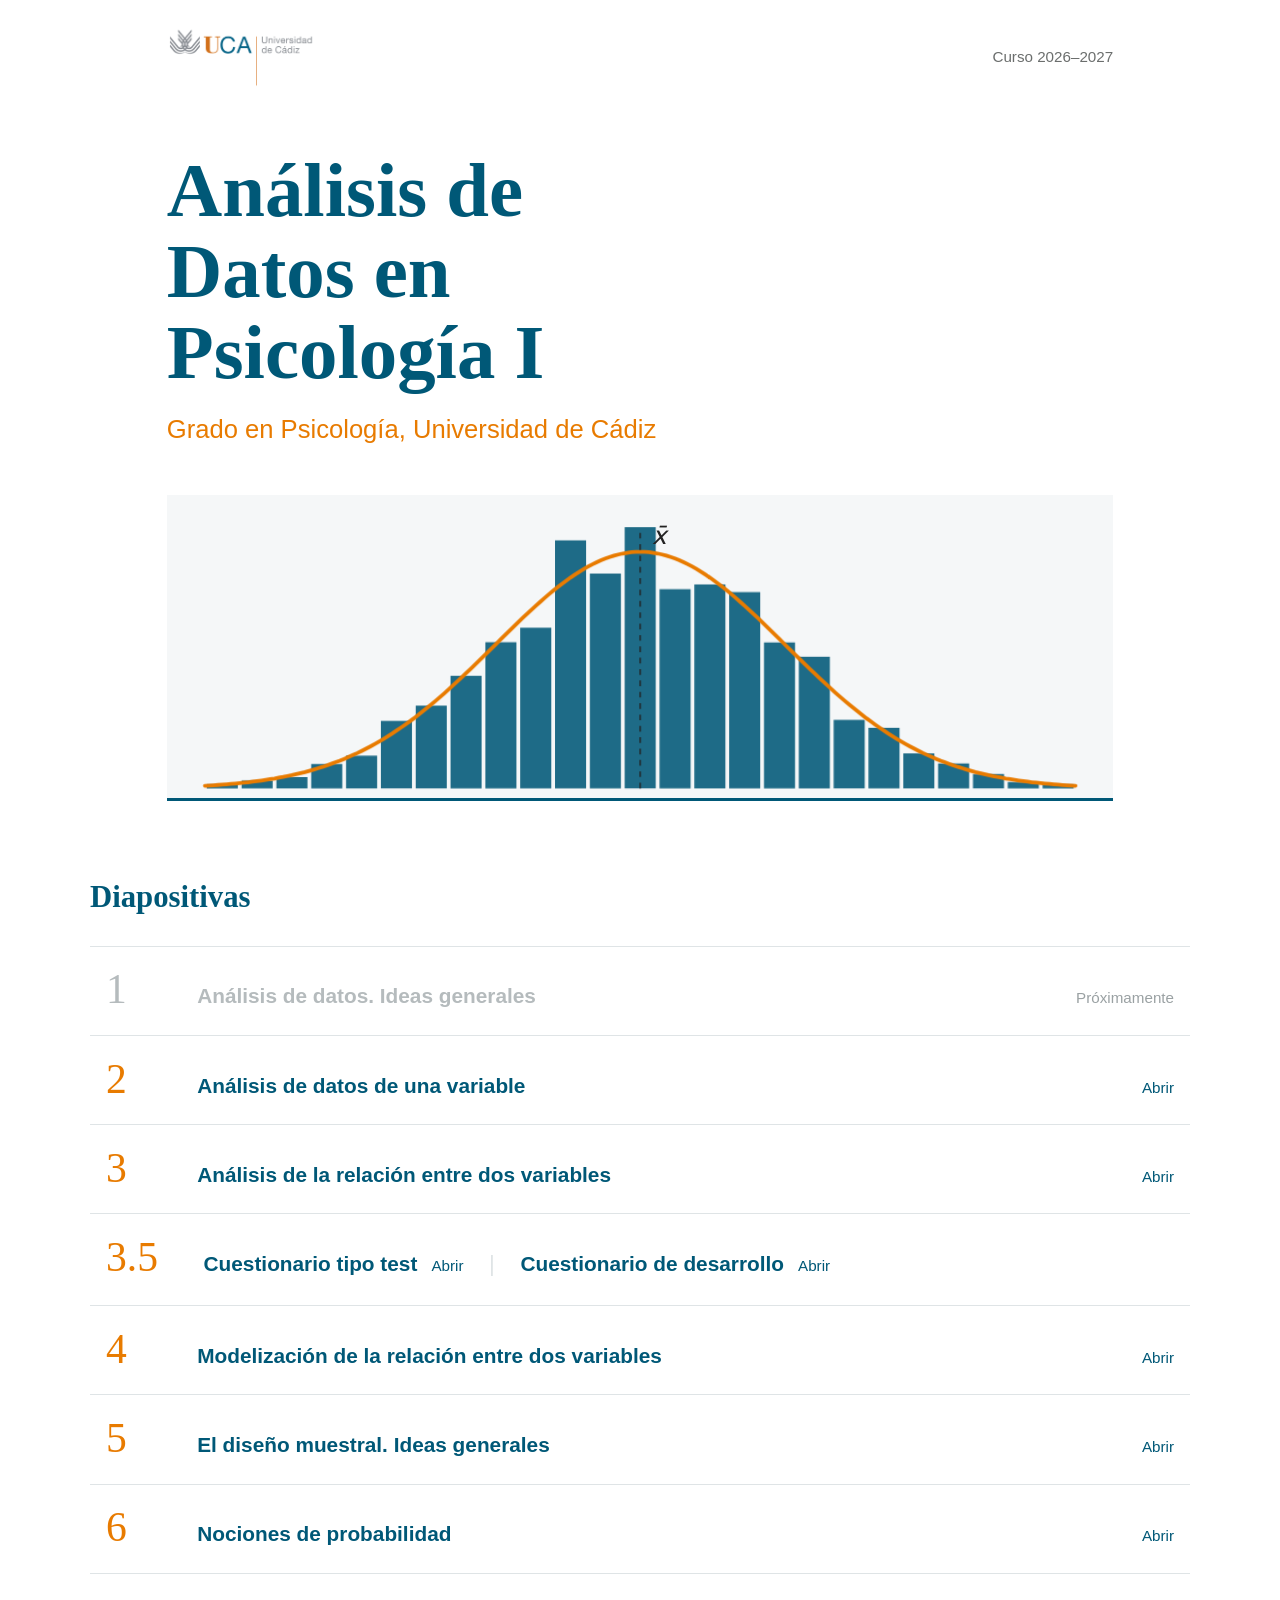
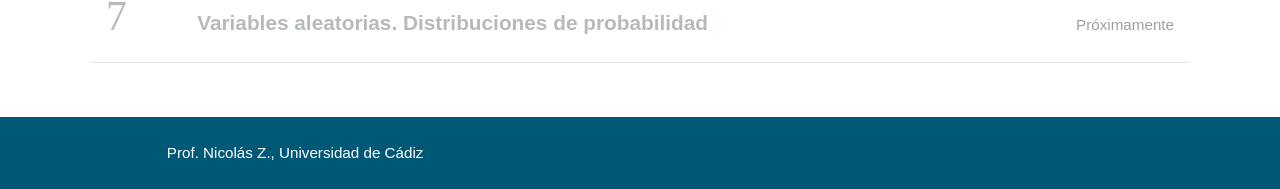
<file: docs/index.html>
<!DOCTYPE html>
<html lang="es">
<head>
<meta charset="UTF-8">
<meta name="viewport" content="width=device-width, initial-scale=1">
<title>Análisis de Datos en Psicología I</title>
<style>
    /* Mismos colores que estilo.css */
    :root {
        --uca-blue: #005877;
        --uca-orange: #E87B00;
        --uca-gray: #6B6E6D;
        --light-gray: #f5f7f8;
        --ink: #222;
        --line: #dfe4e6;
    }

    * { box-sizing: border-box; }

    body {
        margin: 0;
        font-family: Arial, sans-serif;
        color: var(--ink);
        background: white;
        line-height: 1.6;
    }

    .wrap {
        max-width: 1100px;
        margin: 0 auto;
        padding: 0 6vw;
    }

    /* ---------- Cabecera ---------- */

    header .wrap {
        display: flex;
        justify-content: space-between;
        align-items: center;
        padding-top: 28px;
        padding-bottom: 28px;
    }

    #logo {
        width: 150px;
        height: auto;
    }

    .curso {
        color: var(--uca-gray);
        font-size: 0.95rem;
    }

    /* ---------- Portada ---------- */

    .hero {
        padding-top: 4vh;
    }

    h1 {
        font-family: Georgia, serif;
        color: var(--uca-blue);
        font-size: clamp(2.6rem, 6vw, 5rem);
        line-height: 1.05;
        margin: 0;
        max-width: 14ch;
    }

    .hero h2 {
        color: var(--uca-orange);
        font-weight: normal;
        font-size: clamp(1.2rem, 2vw, 1.6rem);
        margin: 1rem 0 0 0;
    }

    /* Histograma con curva normal */
    .grafico {
        margin-top: 5vh;
        background: var(--light-gray);
        border-bottom: 3px solid var(--uca-blue);
    }

    .grafico svg {
        display: block;
        width: 100%;
        height: auto;
    }

    .barra {
        fill: var(--uca-blue);
        opacity: 0.88;
        transform-box: fill-box;
        transform-origin: bottom;
        animation: crecer 0.7s cubic-bezier(.2,.7,.3,1) both;
    }

    .curva {
        fill: none;
        stroke: var(--uca-orange);
        stroke-width: 4;
        stroke-linecap: round;
        stroke-dasharray: 2000;
        stroke-dashoffset: 2000;
        animation: trazar 1.4s ease-out 1s forwards;
    }

    .media {
        stroke: var(--ink);
        stroke-width: 1.5;
        stroke-dasharray: 6 6;
        opacity: 0;
        animation: aparecer 0.5s ease 2.2s forwards;
    }

    .etiqueta {
        font-family: Georgia, serif;
        font-style: italic;
        font-size: 26px;
        fill: var(--ink);
        opacity: 0;
        animation: aparecer 0.5s ease 2.2s forwards;
    }

    @keyframes crecer  { from { transform: scaleY(0); } to { transform: scaleY(1); } }
    @keyframes trazar  { to { stroke-dashoffset: 0; } }
    @keyframes aparecer { to { opacity: 1; } }

    @media (prefers-reduced-motion: reduce) {
        .barra, .curva, .media, .etiqueta { animation: none; }
        .curva { stroke-dashoffset: 0; }
        .media, .etiqueta { opacity: 1; }
    }

    /* ---------- Lista de temas ---------- */

    .temas-seccion {
        padding: 8vh 0 6vh;
    }

    .temas-seccion > h3 {
        font-family: Georgia, serif;
        color: var(--uca-blue);
        font-size: clamp(1.6rem, 2.4vw, 2.2rem);
        margin: 0 0 1.5rem 0;
    }

    ol.temas {
        list-style: none;
        margin: 0;
        padding: 0;
        counter-reset: tema;
        border-top: 1px solid var(--line);
    }

    ol.temas li {
        counter-increment: tema;
        border-bottom: 1px solid var(--line);
    }

    .fila {
        display: grid;
        grid-template-columns: 4.5rem 1fr auto;
        align-items: baseline;
        gap: 1.2rem;
        padding: 1.4rem 1rem;
        color: inherit;
        text-decoration: none;
        transition: background-color 0.2s;
    }

    .fila::before {
        content: counter(tema);
        font-family: Georgia, serif;
        font-size: 2.6rem;
        line-height: 1;
        color: var(--uca-orange);
    }

    .fila strong {
        display: block;
        font-size: 1.3rem;
        color: var(--uca-blue);
    }

    .fila em {
        font-style: normal;
        font-size: 0.95rem;
        white-space: nowrap;
        color: var(--uca-blue);
    }

    a.fila:hover {
        background: var(--light-gray);
    }

    a.fila:hover em {
        text-decoration: underline;
    }

    a.fila:focus-visible {
        outline: 3px solid var(--uca-orange);
        outline-offset: -3px;
    }

    /* Filas intermedias (p. ej. 3.5) con varias opciones */
    ol.temas li.extra {
        counter-increment: none;
    }

    li.extra .fila::before {
        content: attr(data-num);
    }

    .opciones {
        grid-column: 2 / -1;
        display: flex;
        flex-wrap: wrap;
        align-items: baseline;
        gap: 0.6rem 1.2rem;
    }

    .opciones a {
        color: inherit;
        text-decoration: none;
        padding: 0.2rem 0.4rem;
        border-radius: 4px;
        transition: background-color 0.2s;
    }

    .opciones a strong {
        display: inline;
        margin-right: 0.6rem;
    }

    .opciones a:hover {
        background: var(--light-gray);
    }

    .opciones a:hover em {
        text-decoration: underline;
    }

    .opciones a:focus-visible {
        outline: 3px solid var(--uca-orange);
    }

    .opciones .sep {
        color: var(--line);
        font-size: 1.4rem;
    }

    /* Temas todavía no publicados */
    li.pendiente .fila::before,
    li.pendiente .fila strong {
        color: #b5bbbd;
    }

    li.pendiente .fila em {
        color: #9aa1a3;
    }

    /* ---------- Pie ---------- */

    footer {
        background: var(--uca-blue);
        color: white;
        font-size: 0.95rem;
    }

    footer .wrap {
        padding-top: 24px;
        padding-bottom: 24px;
    }

    footer p { margin: 0; }

    /* ---------- Móvil ---------- */

    @media (max-width: 640px) {
        #logo { width: 110px; }
        .fila {
            grid-template-columns: 3rem 1fr;
            padding: 1.1rem 0.5rem;
        }
        .fila::before { font-size: 2rem; }
        .fila em { grid-column: 2; }
    }
</style>
</head>
<body>

<header>
    <div class="wrap">
        <!-- Cambia la ruta si tu logo tiene otro nombre -->
        <img id="logo" src="LogoUca.png" alt="Universidad de Cádiz">
        <span class="curso">Curso 2026–2027</span>
    </div>
</header>

<main>
    <section class="hero wrap">
        <h1>Análisis de Datos en Psicología I</h1>
        <h2>Grado en Psicología, Universidad de Cádiz</h2>

        <div class="grafico" aria-hidden="true">
            <svg id="histograma" viewBox="0 0 1000 320" preserveAspectRatio="xMidYMax meet"></svg>
        </div>
    </section>

    <section class="temas-seccion wrap">
        <h3>Diapositivas</h3>

        <!--
            Cada tema es un <li>.
            Publicado:  <li><a class="fila" href="temaN.html">...</a></li>
            Pendiente:  <li class="pendiente"><div class="fila">...</div></li>
            El número se pone solo, según el orden de la lista.
        -->
        <ol class="temas">
            <li class="pendiente">
                <div class="fila">
                    <strong>Análisis de datos. Ideas generales</strong>
                    <em>Próximamente</em>
                </div>
            </li>
            <li>
                <a class="fila" href="[T2]_Univariante.html">
                    <strong>Análisis de datos de una variable</strong>
                    <em>Abrir</em>
                </a>
            </li>
            <li>
                <a class="fila" href="[T3]_Bivariante.html">
                    <strong>Análisis de la relación entre dos variables</strong>
                    <em>Abrir</em>
                </a>
            </li>
            <!-- Fila intermedia: no cuenta en la numeración, usa el número de data-num -->
            <li class="extra">
                <div class="fila" data-num="3.5">
                    <span class="opciones">
                        <a href="[T3.5]_Cuestionario_tipo_test.html">
                            <strong>Cuestionario tipo test</strong>
                            <em>Abrir</em>
                        </a>
                        <span class="sep">|</span>
                        <a href="[T3.5]_Cuestionario_desarrollo.html">
                            <strong>Cuestionario de desarrollo</strong>
                            <em>Abrir</em>
                        </a>
                    </span>
                </div>
            </li>

            <li>
                <a class="fila" href="[T4]_Modelizacion.html">
                    <strong>Modelización de la relación entre dos variables</strong>
                    <em>Abrir</em>
                </a>
            </li>

            <li>
                <a class="fila" href="[T5]_Diseno_Muestral.html">
                    <strong>El diseño muestral. Ideas generales</strong>
                    <em>Abrir</em>
                </a>
            </li>
            
            <li>
                <a class="fila" href="[T6]_Probabilidad.html">
                    <strong>Nociones de probabilidad</strong>
                    <em>Abrir</em>
                </a>
            </li>
            
            <li class="pendiente">
                <div class="fila">
                    <strong>Variables aleatorias. Distribuciones de probabilidad</strong>
                    <em>Próximamente</em>
                </div>
            </li>
        </ol>
    </section>
</main>

<footer>
    <div class="wrap">
        <p>Prof. Nicolás Z., Universidad de Cádiz</p>
    </div>
</footer>

<script>
    // Histograma de una muestra "normal" con su curva de densidad
    (function () {
        const svg = document.getElementById("histograma");
        const ns = "http://www.w3.org/2000/svg";
        const W = 1000, H = 320, base = H - 10, alto = 250;
        const nBarras = 25, margen = 40;
        const ancho = (W - 2 * margen) / nBarras;
        const pdf = z => Math.exp(-z * z / 2);

        // Barras: densidad normal con un poco de "ruido de muestra" fijo
        for (let i = 0; i < nBarras; i++) {
            const z = -3 + 6 * (i + 0.5) / nBarras;
            const ruido = 1 + 0.13 * Math.sin(i * 2.7) + 0.07 * Math.cos(i * 5.1);
            const h = alto * pdf(z) * ruido;
            const r = document.createElementNS(ns, "rect");
            r.setAttribute("class", "barra");
            r.setAttribute("x", margen + i * ancho + 2);
            r.setAttribute("y", base - h);
            r.setAttribute("width", ancho - 4);
            r.setAttribute("height", h);
            r.style.animationDelay = (0.04 * i) + "s";
            svg.appendChild(r);
        }

        // Curva normal
        let d = "";
        for (let k = 0; k <= 200; k++) {
            const z = -3 + 6 * k / 200;
            const x = margen + (W - 2 * margen) * k / 200;
            const y = base - alto * pdf(z);
            d += (k === 0 ? "M" : "L") + x.toFixed(1) + " " + y.toFixed(1);
        }
        const curva = document.createElementNS(ns, "path");
        curva.setAttribute("class", "curva");
        curva.setAttribute("d", d);
        svg.appendChild(curva);

        // Línea de la media
        const linea = document.createElementNS(ns, "line");
        linea.setAttribute("class", "media");
        linea.setAttribute("x1", W / 2); linea.setAttribute("x2", W / 2);
        linea.setAttribute("y1", base);  linea.setAttribute("y2", base - alto - 25);
        svg.appendChild(linea);

        const texto = document.createElementNS(ns, "text");
        texto.setAttribute("class", "etiqueta");
        texto.setAttribute("x", W / 2 + 12);
        texto.setAttribute("y", base - alto - 8);
        texto.textContent = "x\u0304";
        svg.appendChild(texto);
    })();
</script>

</body>
</html>
</file>
